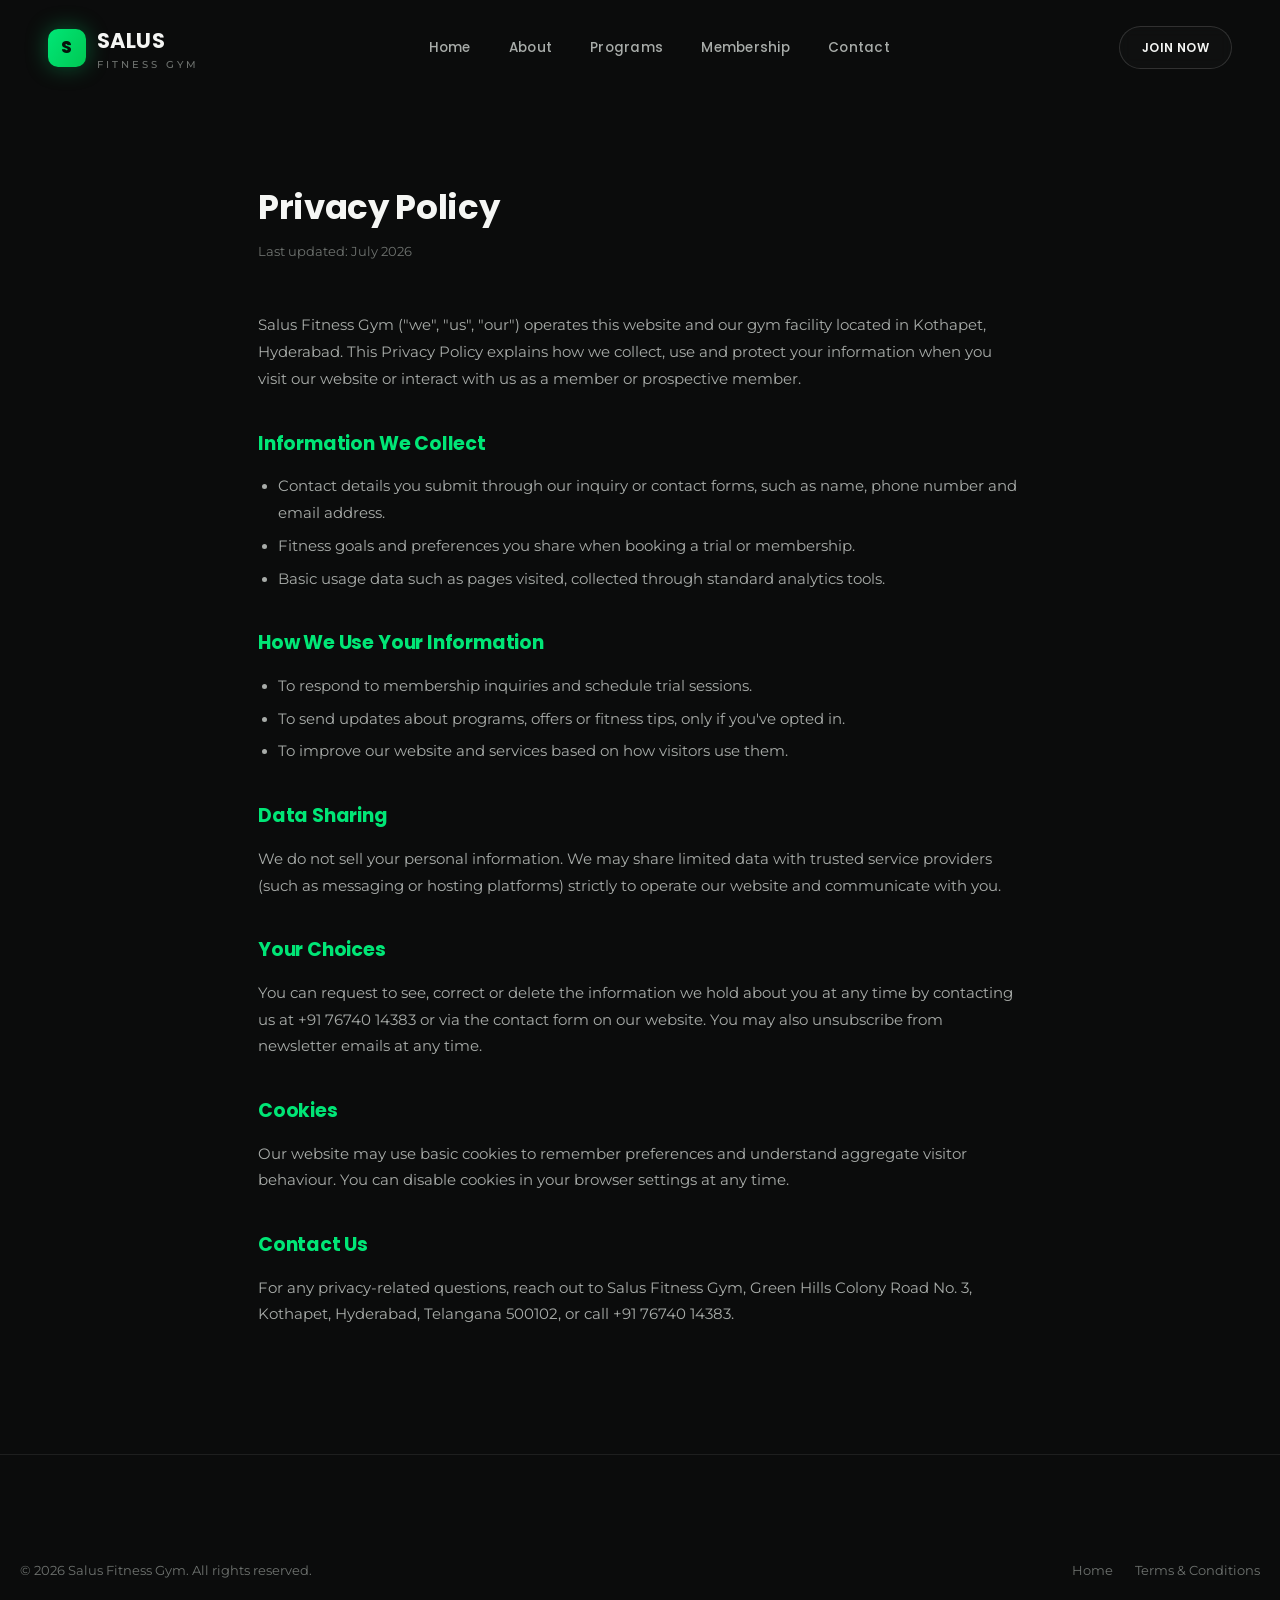
<file: privacy.html>
<!DOCTYPE html>
<html lang="en">
<head>
<meta charset="UTF-8">
<meta name="viewport" content="width=device-width, initial-scale=1.0">
<title>Privacy Policy | Salus Fitness Gym</title>
<meta name="description" content="Privacy Policy for Salus Fitness Gym, Kothapet, Hyderabad.">
<link rel="preconnect" href="https://fonts.googleapis.com">
<link href="https://fonts.googleapis.com/css2?family=Poppins:wght@400;500;600;700;800&family=Montserrat:wght@400;500;600;700&display=swap" rel="stylesheet">
<link rel="stylesheet" href="https://cdnjs.cloudflare.com/ajax/libs/font-awesome/6.5.1/css/all.min.css">
<link rel="stylesheet" href="styles.css">
</head>
<body>

<div id="scroll-progress"></div>

<header id="navbar" class="scrolled">
  <div class="wrap nav-inner">
    <a href="index.html#hero" class="logo"><span class="mark">S</span><span>SALUS<span class="sub">FITNESS GYM</span></span></a>
    <nav class="nav-links" id="nav-links">
      <a href="index.html#hero">Home</a>
      <a href="index.html#about">About</a>
      <a href="index.html#programs">Programs</a>
      <a href="index.html#membership">Membership</a>
      <a href="index.html#contact">Contact</a>
    </nav>
    <div class="nav-cta">
      <a href="index.html#membership" class="btn btn-ghost btn-sm"><span>Join Now</span></a>
      <button class="burger" id="burger" aria-label="Menu"><span></span><span></span><span></span></button>
    </div>
  </div>
</header>

<main>
<section class="legal-page">
  <div class="wrap" style="max-width:820px;">
    <h2>Privacy Policy</h2>
    <div class="updated">Last updated: July 2026</div>

    <p>Salus Fitness Gym ("we", "us", "our") operates this website and our gym facility located in Kothapet, Hyderabad. This Privacy Policy explains how we collect, use and protect your information when you visit our website or interact with us as a member or prospective member.</p>

    <h3>Information We Collect</h3>
    <ul>
      <li>Contact details you submit through our inquiry or contact forms, such as name, phone number and email address.</li>
      <li>Fitness goals and preferences you share when booking a trial or membership.</li>
      <li>Basic usage data such as pages visited, collected through standard analytics tools.</li>
    </ul>

    <h3>How We Use Your Information</h3>
    <ul>
      <li>To respond to membership inquiries and schedule trial sessions.</li>
      <li>To send updates about programs, offers or fitness tips, only if you've opted in.</li>
      <li>To improve our website and services based on how visitors use them.</li>
    </ul>

    <h3>Data Sharing</h3>
    <p>We do not sell your personal information. We may share limited data with trusted service providers (such as messaging or hosting platforms) strictly to operate our website and communicate with you.</p>

    <h3>Your Choices</h3>
    <p>You can request to see, correct or delete the information we hold about you at any time by contacting us at +91 76740 14383 or via the contact form on our website. You may also unsubscribe from newsletter emails at any time.</p>

    <h3>Cookies</h3>
    <p>Our website may use basic cookies to remember preferences and understand aggregate visitor behaviour. You can disable cookies in your browser settings at any time.</p>

    <h3>Contact Us</h3>
    <p>For any privacy-related questions, reach out to Salus Fitness Gym, Green Hills Colony Road No. 3, Kothapet, Hyderabad, Telangana 500102, or call +91 76740 14383.</p>
  </div>
</section>
</main>

<footer>
  <div class="wrap foot-bottom" style="border-top:none;">
    <p>© 2026 Salus Fitness Gym. All rights reserved.</p>
    <div class="legal">
      <a href="index.html#hero">Home</a>
      <a href="terms.html">Terms &amp; Conditions</a>
    </div>
  </div>
</footer>

<script src="script.js"></script>
</body>
</html>
</file>
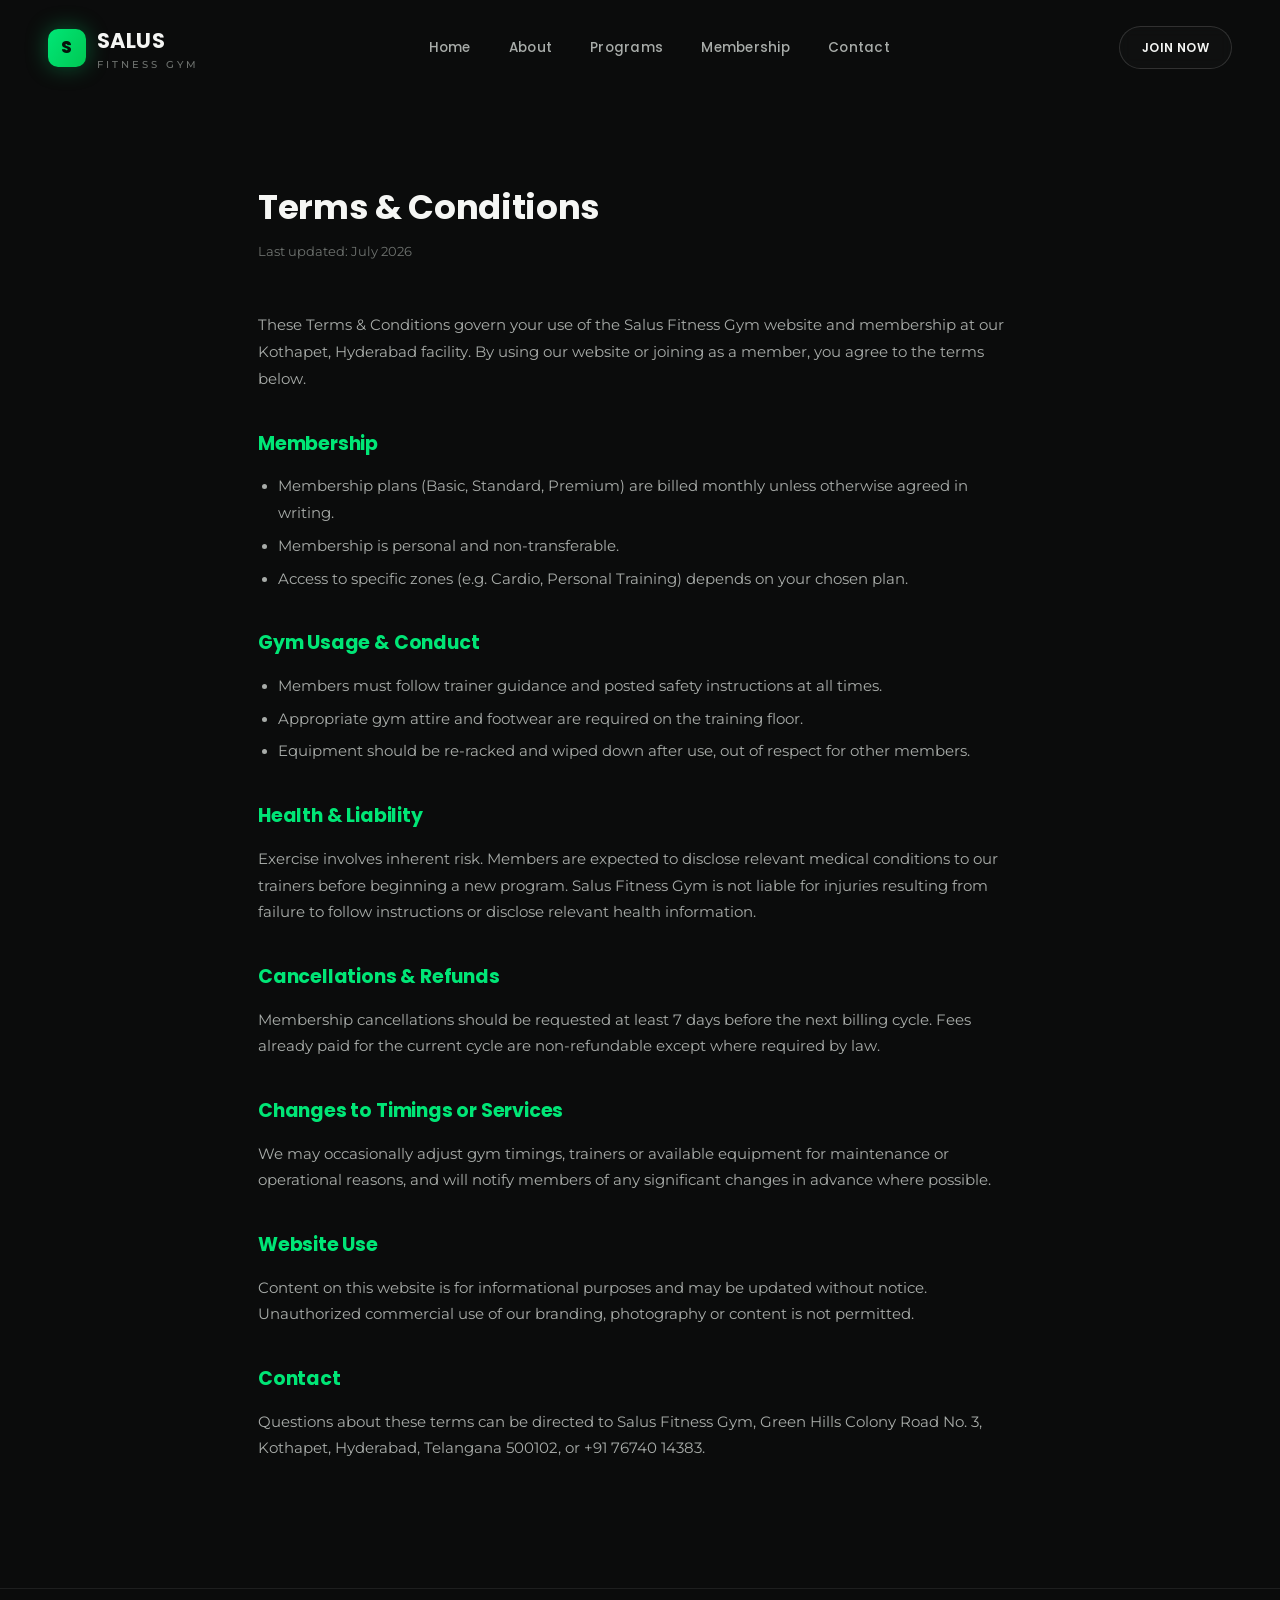
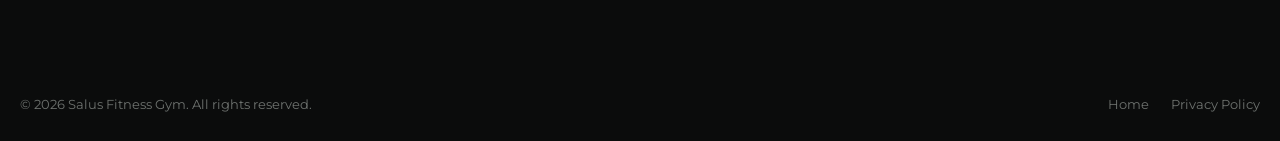
<file: terms.html>
<!DOCTYPE html>
<html lang="en">
<head>
<meta charset="UTF-8">
<meta name="viewport" content="width=device-width, initial-scale=1.0">
<title>Terms &amp; Conditions | Salus Fitness Gym</title>
<meta name="description" content="Terms and Conditions for Salus Fitness Gym, Kothapet, Hyderabad.">
<link rel="preconnect" href="https://fonts.googleapis.com">
<link href="https://fonts.googleapis.com/css2?family=Poppins:wght@400;500;600;700;800&family=Montserrat:wght@400;500;600;700&display=swap" rel="stylesheet">
<link rel="stylesheet" href="https://cdnjs.cloudflare.com/ajax/libs/font-awesome/6.5.1/css/all.min.css">
<link rel="stylesheet" href="styles.css">
</head>
<body>

<div id="scroll-progress"></div>

<header id="navbar" class="scrolled">
  <div class="wrap nav-inner">
    <a href="index.html#hero" class="logo"><span class="mark">S</span><span>SALUS<span class="sub">FITNESS GYM</span></span></a>
    <nav class="nav-links" id="nav-links">
      <a href="index.html#hero">Home</a>
      <a href="index.html#about">About</a>
      <a href="index.html#programs">Programs</a>
      <a href="index.html#membership">Membership</a>
      <a href="index.html#contact">Contact</a>
    </nav>
    <div class="nav-cta">
      <a href="index.html#membership" class="btn btn-ghost btn-sm"><span>Join Now</span></a>
      <button class="burger" id="burger" aria-label="Menu"><span></span><span></span><span></span></button>
    </div>
  </div>
</header>

<main>
<section class="legal-page">
  <div class="wrap" style="max-width:820px;">
    <h2>Terms &amp; Conditions</h2>
    <div class="updated">Last updated: July 2026</div>

    <p>These Terms &amp; Conditions govern your use of the Salus Fitness Gym website and membership at our Kothapet, Hyderabad facility. By using our website or joining as a member, you agree to the terms below.</p>

    <h3>Membership</h3>
    <ul>
      <li>Membership plans (Basic, Standard, Premium) are billed monthly unless otherwise agreed in writing.</li>
      <li>Membership is personal and non-transferable.</li>
      <li>Access to specific zones (e.g. Cardio, Personal Training) depends on your chosen plan.</li>
    </ul>

    <h3>Gym Usage &amp; Conduct</h3>
    <ul>
      <li>Members must follow trainer guidance and posted safety instructions at all times.</li>
      <li>Appropriate gym attire and footwear are required on the training floor.</li>
      <li>Equipment should be re-racked and wiped down after use, out of respect for other members.</li>
    </ul>

    <h3>Health &amp; Liability</h3>
    <p>Exercise involves inherent risk. Members are expected to disclose relevant medical conditions to our trainers before beginning a new program. Salus Fitness Gym is not liable for injuries resulting from failure to follow instructions or disclose relevant health information.</p>

    <h3>Cancellations &amp; Refunds</h3>
    <p>Membership cancellations should be requested at least 7 days before the next billing cycle. Fees already paid for the current cycle are non-refundable except where required by law.</p>

    <h3>Changes to Timings or Services</h3>
    <p>We may occasionally adjust gym timings, trainers or available equipment for maintenance or operational reasons, and will notify members of any significant changes in advance where possible.</p>

    <h3>Website Use</h3>
    <p>Content on this website is for informational purposes and may be updated without notice. Unauthorized commercial use of our branding, photography or content is not permitted.</p>

    <h3>Contact</h3>
    <p>Questions about these terms can be directed to Salus Fitness Gym, Green Hills Colony Road No. 3, Kothapet, Hyderabad, Telangana 500102, or +91 76740 14383.</p>
  </div>
</section>
</main>

<footer>
  <div class="wrap foot-bottom" style="border-top:none;">
    <p>© 2026 Salus Fitness Gym. All rights reserved.</p>
    <div class="legal">
      <a href="index.html#hero">Home</a>
      <a href="privacy.html">Privacy Policy</a>
    </div>
  </div>
</footer>

<script src="script.js"></script>
</body>
</html>
</file>
<file: styles.css>
/* ==========================================================================
   SALUS FITNESS GYM — Design tokens
   Palette: #0B0C0C void / #141515 surface / #1C1E1E card / #00E676 → #00C853 neon gradient
   Type: Poppins (display, tight/heavy) + Montserrat (body/UI)
   Signature: the "pulse scan" — a single neon beam that sweeps hero art & underlines
   active nav state; animated counters read like a heart-rate readout.
   ========================================================================== */

:root{
  --void:#0B0C0C;
  --surface:#141515;
  --card:#1C1E1E;
  --card-hover:#232626;
  --line: rgba(255,255,255,0.08);
  --line-strong: rgba(255,255,255,0.14);
  --ink:#F5F6F4;
  --ink-dim:#A8ACA9;
  --ink-faint:#6E726F;
  --neon:#00E676;
  --neon-deep:#00C853;
  --neon-soft: rgba(0,230,118,0.12);
  --grad: linear-gradient(120deg,#00E676 0%, #00C853 100%);
  --font-display:'Poppins', sans-serif;
  --font-body:'Montserrat', sans-serif;
  --ease:cubic-bezier(.16,.84,.44,1);
  --container: 1240px;
}

*{ box-sizing:border-box; margin:0; padding:0; }
html{ scroll-behavior:smooth; }
body{
  background:var(--void);
  color:var(--ink);
  font-family:var(--font-body);
  line-height:1.6;
  overflow-x:hidden;
  -webkit-font-smoothing:antialiased;
}
img{ max-width:100%; display:block; }
a{ color:inherit; text-decoration:none; }
ul{ list-style:none; }
button{ font-family:inherit; cursor:pointer; border:none; background:none; color:inherit; }
input, textarea, select{ font-family:inherit; }

::selection{ background:var(--neon); color:#0B0C0C; }

::-webkit-scrollbar{ width:9px; }
::-webkit-scrollbar-track{ background:var(--void); }
::-webkit-scrollbar-thumb{ background:#2b2d2d; border-radius:10px; }
::-webkit-scrollbar-thumb:hover{ background:var(--neon-deep); }

.wrap{ max-width:var(--container); margin:0 auto; padding:0 28px; }

@media (prefers-reduced-motion: reduce){
  *{ animation-duration:0.001ms !important; animation-iteration-count:1 !important; transition-duration:0.001ms !important; scroll-behavior:auto !important; }
}

/* ---------- Typography ---------- */
.eyebrow{
  font-family:var(--font-display);
  font-size:12.5px;
  font-weight:600;
  letter-spacing:.28em;
  text-transform:uppercase;
  color:var(--neon);
  display:flex;
  align-items:center;
  gap:10px;
  margin-bottom:18px;
}
.eyebrow::before{
  content:'';
  width:26px; height:1px;
  background:var(--neon);
}
h1,h2,h3,h4{ font-family:var(--font-display); font-weight:700; letter-spacing:-.01em; }
.section-title{
  font-size:clamp(30px,4vw,50px);
  font-weight:700;
  line-height:1.08;
  color:var(--ink);
}
.section-title em{
  font-style:normal;
  background:var(--grad);
  -webkit-background-clip:text;
  background-clip:text;
  -webkit-text-fill-color:transparent;
}
.section-sub{
  color:var(--ink-dim);
  font-size:16px;
  max-width:560px;
  margin-top:16px;
}
.section-head{ margin-bottom:56px; }
.section-head.center{ text-align:center; }
.section-head.center .section-sub{ margin-left:auto; margin-right:auto; }
.section-head.center .eyebrow{ justify-content:center; }
.section-head.center .eyebrow::before{ display:none; }

section{ position:relative; padding:120px 0; }
.tight{ padding:80px 0; }

/* ---------- Buttons ---------- */
.btn{
  display:inline-flex; align-items:center; justify-content:center; gap:10px;
  font-family:var(--font-display);
  font-weight:600; font-size:14px; letter-spacing:.03em; text-transform:uppercase;
  padding:17px 32px;
  border-radius:100px;
  transition:transform .45s var(--ease), box-shadow .45s var(--ease), background .3s;
  white-space:nowrap;
}
.btn-primary{
  background:var(--grad); color:#06140C;
  box-shadow:0 0 0 0 rgba(0,230,118,.5);
}
.btn-primary:hover{ transform:translateY(-3px); box-shadow:0 14px 40px -8px rgba(0,230,118,.55); }
.btn-ghost{
  border:1px solid var(--line-strong);
  color:var(--ink);
  background:rgba(255,255,255,0.02);
  backdrop-filter:blur(6px);
}
.btn-ghost:hover{ border-color:var(--neon); color:var(--neon); transform:translateY(-3px); }
.btn-sm{ padding:11px 22px; font-size:12px; }
.btn-block{ width:100%; }

/* ---------- Loader ---------- */
#loader{
  position:fixed; inset:0; z-index:9999;
  background:var(--void);
  display:flex; align-items:center; justify-content:center;
  flex-direction:column; gap:22px;
  transition:opacity .7s var(--ease), visibility .7s var(--ease);
}
#loader.done{ opacity:0; visibility:hidden; pointer-events:none; }
.loader-mark{
  font-family:var(--font-display); font-weight:700; font-size:15px;
  letter-spacing:.4em; color:var(--ink);
}
.loader-mark span{ color:var(--neon); }
.loader-bar{ width:220px; height:2px; background:var(--line); position:relative; overflow:hidden; border-radius:2px; }
.loader-bar::after{
  content:''; position:absolute; left:-40%; top:0; bottom:0; width:40%;
  background:var(--grad); border-radius:2px;
  animation:loaderRun 1.1s ease-in-out infinite;
}
@keyframes loaderRun{ 0%{left:-40%;} 100%{left:100%;} }

/* ---------- Scroll progress ---------- */
#scroll-progress{
  position:fixed; top:0; left:0; height:3px; width:0%;
  background:var(--grad); z-index:2000; box-shadow:0 0 12px rgba(0,230,118,.7);
  transition:width .08s linear;
}

/* ---------- Navbar ---------- */
#navbar{
  position:fixed; top:0; left:0; right:0; z-index:1000;
  padding:24px 0;
  transition:padding .4s var(--ease), background .4s var(--ease), border-color .4s var(--ease);
  border-bottom:1px solid transparent;
}
#navbar.scrolled{
  padding:14px 0;
  background:rgba(11,12,12,0.78);
  backdrop-filter:blur(16px) saturate(140%);
  border-bottom:1px solid var(--line);
}
.nav-inner{ display:flex; align-items:center; justify-content:space-between; gap:24px; }
.logo{ display:flex; align-items:center; gap:11px; font-family:var(--font-display); font-weight:700; font-size:21px; letter-spacing:.02em; }
.logo .mark{
  width:38px; height:38px; border-radius:10px;
  background:var(--grad);
  display:flex; align-items:center; justify-content:center;
  color:#06140C; font-weight:800; font-size:17px;
  box-shadow:0 0 22px rgba(0,230,118,.35);
}
.logo .sub{ display:block; font-family:var(--font-body); font-weight:500; font-size:9.5px; letter-spacing:.32em; color:var(--ink-faint); margin-top:-1px; }
.nav-links{ display:flex; align-items:center; gap:38px; }
.nav-links a{
  font-family:var(--font-display); font-size:13.5px; font-weight:500; letter-spacing:.02em;
  color:var(--ink-dim); position:relative; padding:6px 0; transition:color .3s;
}
.nav-links a::after{
  content:''; position:absolute; left:0; bottom:0; height:1.5px; width:0%;
  background:var(--grad); transition:width .35s var(--ease);
}
.nav-links a:hover, .nav-links a.active{ color:var(--ink); }
.nav-links a:hover::after, .nav-links a.active::after{ width:100%; }
.nav-cta{ display:flex; align-items:center; gap:16px; }
.icon-btn{
  width:40px; height:40px; border-radius:50%; display:flex; align-items:center; justify-content:center;
  border:1px solid var(--line-strong); color:var(--ink-dim); transition:all .3s;
}
.icon-btn:hover{ border-color:var(--neon); color:var(--neon); }
.burger{ display:none; width:26px; height:18px; position:relative; }
.burger span{ position:absolute; left:0; right:0; height:2px; background:var(--ink); border-radius:2px; transition:all .35s var(--ease); }
.burger span:nth-child(1){ top:0; }
.burger span:nth-child(2){ top:8px; }
.burger span:nth-child(3){ top:16px; }
.burger.open span:nth-child(1){ transform:translateY(8px) rotate(45deg); }
.burger.open span:nth-child(2){ opacity:0; }
.burger.open span:nth-child(3){ transform:translateY(-8px) rotate(-45deg); }

/* ---------- Hero ---------- */
#hero{
  position:relative; min-height:100vh; display:flex; align-items:center;
  padding-top:120px; overflow:hidden;
  background:var(--void);
}
.hero-bg{ position:absolute; inset:0; z-index:0; }
.hero-bg video, .hero-bg img{
  width:100%; height:100%; object-fit:cover; position:absolute; inset:0;
}
.hero-bg::before{
  content:''; position:absolute; inset:0;
  background:
    linear-gradient(180deg, rgba(11,12,12,.55) 0%, rgba(11,12,12,.75) 55%, var(--void) 100%),
    linear-gradient(90deg, rgba(11,12,12,.92) 0%, rgba(11,12,12,.35) 55%, rgba(11,12,12,.85) 100%);
  z-index:1;
}
.hero-scan{
  position:absolute; top:0; bottom:0; width:180px; z-index:2;
  background:linear-gradient(90deg, transparent, rgba(0,230,118,.16), transparent);
  animation:scanMove 7s ease-in-out infinite;
  mix-blend-mode:screen;
}
@keyframes scanMove{ 0%{ left:-20%; } 50%{ left:80%; } 100%{ left:-20%; } }
.hero-inner{ position:relative; z-index:3; width:100%; }
.hero-tag{
  display:inline-flex; align-items:center; gap:10px;
  border:1px solid var(--line-strong); border-radius:100px; padding:8px 18px 8px 8px;
  font-family:var(--font-display); font-size:12px; font-weight:600; letter-spacing:.08em; text-transform:uppercase;
  color:var(--ink-dim); background:rgba(255,255,255,.03); backdrop-filter:blur(8px);
  margin-bottom:30px;
}
.hero-tag .dot-pill{
  background:var(--grad); color:#06140C; border-radius:100px; padding:4px 10px; font-size:11px;
}
.hero-inner h1{
  font-size:clamp(40px, 7.4vw, 92px);
  line-height:.98; letter-spacing:-.02em;
  max-width:900px;
}
.hero-inner h1 .line2{ background:var(--grad); -webkit-background-clip:text; background-clip:text; -webkit-text-fill-color:transparent; }
.hero-inner p{ font-size:18px; color:var(--ink-dim); max-width:480px; margin-top:26px; }
.hero-actions{ display:flex; gap:18px; margin-top:44px; flex-wrap:wrap; }
.hero-meta{
  margin-top:76px; display:flex; gap:50px; flex-wrap:wrap;
  border-top:1px solid var(--line); padding-top:28px; max-width:720px;
}
.hero-meta .m-num{ font-family:var(--font-display); font-weight:700; font-size:30px; color:var(--ink); display:flex; align-items:baseline; gap:2px;}
.hero-meta .m-num span{ color:var(--neon); }
.hero-meta .m-label{ font-size:12px; color:var(--ink-faint); text-transform:uppercase; letter-spacing:.08em; margin-top:4px; }
.scroll-cue{
  position:absolute; bottom:34px; left:50%; transform:translateX(-50%); z-index:3;
  display:flex; flex-direction:column; align-items:center; gap:10px;
  color:var(--ink-faint); font-size:10px; letter-spacing:.28em; text-transform:uppercase;
}
.scroll-cue .line{ width:1px; height:42px; background:linear-gradient(var(--neon), transparent); animation:cueMove 1.8s ease-in-out infinite; }
@keyframes cueMove{ 0%{ opacity:0; transform:scaleY(.3); transform-origin:top; } 50%{opacity:1; transform:scaleY(1); transform-origin:top;} 100%{ opacity:0; transform:scaleY(.3); transform-origin:bottom; } }

/* ---------- Reveal ---------- */
[data-reveal]{ opacity:0; transform:translateY(34px); transition:opacity .9s var(--ease), transform .9s var(--ease); }
[data-reveal].in{ opacity:1; transform:translateY(0); }
[data-reveal="scale"]{ transform:scale(.92); }
[data-reveal="scale"].in{ transform:scale(1); }
[data-reveal-delay="1"]{ transition-delay:.1s; }
[data-reveal-delay="2"]{ transition-delay:.2s; }
[data-reveal-delay="3"]{ transition-delay:.3s; }
[data-reveal-delay="4"]{ transition-delay:.4s; }

/* ---------- About ---------- */
#about{ background:var(--surface); }
.about-grid{ display:grid; grid-template-columns:0.9fr 1.1fr; gap:70px; align-items:center; }
.about-media{ position:relative; border-radius:20px; overflow:hidden; aspect-ratio:4/5; }
.about-media img{ width:100%; height:100%; object-fit:cover; transition:transform 1.1s var(--ease); }
.about-media:hover img{ transform:scale(1.07); }
.about-badge{
  position:absolute; bottom:22px; left:22px; right:22px;
  background:rgba(11,12,12,.62); backdrop-filter:blur(14px);
  border:1px solid var(--line-strong); border-radius:14px; padding:18px 20px;
  display:flex; align-items:center; gap:14px;
}
.about-badge .rating{ font-family:var(--font-display); font-weight:700; font-size:26px; color:var(--neon); }
.about-badge .stars{ color:var(--neon); font-size:13px; letter-spacing:2px; }
.about-badge .rtext{ font-size:11.5px; color:var(--ink-dim); }
.feature-list{ display:grid; grid-template-columns:1fr 1fr; gap:14px; margin-top:38px; }
.feature-item{
  display:flex; align-items:flex-start; gap:12px;
  border:1px solid var(--line); border-radius:14px; padding:16px 16px;
  background:rgba(255,255,255,.015); transition:border-color .3s, background .3s, transform .3s;
}
.feature-item:hover{ border-color:var(--neon); background:var(--neon-soft); transform:translateY(-3px); }
.feature-item i{ color:var(--neon); font-size:17px; margin-top:2px; }
.feature-item span{ font-size:13.5px; font-weight:500; color:var(--ink); }

/* ---------- Stats ---------- */
#stats{
  padding:90px 0;
  background:var(--void);
  border-top:1px solid var(--line); border-bottom:1px solid var(--line);
}
.stats-grid{ display:grid; grid-template-columns:repeat(4,1fr); gap:20px; text-align:center; }
.stat-num{
  font-family:var(--font-display); font-weight:700; font-size:clamp(36px,5vw,58px);
  background:var(--grad); -webkit-background-clip:text; background-clip:text; -webkit-text-fill-color:transparent;
  line-height:1;
}
.stat-label{ margin-top:12px; color:var(--ink-dim); font-size:13px; letter-spacing:.06em; text-transform:uppercase; }
.stats-grid .div{ border-left:1px solid var(--line); }

/* ---------- Cards (glass / tilt) ---------- */
.card-grid{ display:grid; grid-template-columns:repeat(3,1fr); gap:26px; }
.p-card{
  position:relative; border-radius:20px; overflow:hidden; background:var(--card);
  border:1px solid var(--line); transition:border-color .4s, transform .1s;
  transform-style:preserve-3d; perspective:800px;
}
.p-card:hover{ border-color:var(--line-strong); }
.p-card .p-media{ position:relative; aspect-ratio:5/4; overflow:hidden; }
.p-card .p-media img{ width:100%; height:100%; object-fit:cover; transition:transform .9s var(--ease); }
.p-card:hover .p-media img{ transform:scale(1.1); }
.p-card .p-media::after{ content:''; position:absolute; inset:0; background:linear-gradient(180deg, transparent 40%, rgba(11,12,12,.9) 100%); }
.p-card .p-num{
  position:absolute; top:16px; left:16px; z-index:2;
  font-family:var(--font-display); font-weight:700; font-size:12px; color:var(--neon);
  border:1px solid rgba(0,230,118,.4); background:rgba(11,12,12,.5); backdrop-filter:blur(6px);
  padding:5px 10px; border-radius:100px; letter-spacing:.05em;
}
.p-card .p-body{ padding:22px 22px 26px; }
.p-card h3{ font-size:19px; margin-bottom:8px; }
.p-card p{ font-size:13.5px; color:var(--ink-dim); margin-bottom:18px; }
.p-card .p-link{
  display:inline-flex; align-items:center; gap:8px; font-family:var(--font-display);
  font-weight:600; font-size:12.5px; letter-spacing:.05em; text-transform:uppercase; color:var(--ink);
  transition:gap .3s, color .3s;
}
.p-card .p-link:hover{ color:var(--neon); gap:12px; }

/* ---------- Membership ---------- */
#membership{ background:var(--surface); }
.plan-grid{ display:grid; grid-template-columns:repeat(3,1fr); gap:26px; align-items:stretch; }
.plan-card{
  border:1px solid var(--line); border-radius:22px; padding:38px 32px;
  background:var(--card); display:flex; flex-direction:column; position:relative; transition:transform .45s var(--ease), border-color .3s;
}
.plan-card:hover{ transform:translateY(-8px); }
.plan-card.feat{
  background:linear-gradient(180deg, rgba(0,230,118,.09), var(--card) 40%);
  border-color:rgba(0,230,118,.5);
  box-shadow:0 30px 60px -20px rgba(0,230,118,.25);
}
.plan-tag{ position:absolute; top:-13px; right:32px; background:var(--grad); color:#06140C; font-family:var(--font-display); font-weight:700; font-size:11px; letter-spacing:.06em; text-transform:uppercase; padding:6px 14px; border-radius:100px; }
.plan-name{ font-size:13px; letter-spacing:.14em; text-transform:uppercase; color:var(--ink-dim); font-family:var(--font-display); font-weight:600; }
.plan-price{ display:flex; align-items:baseline; gap:6px; margin-top:16px; margin-bottom:6px; }
.plan-price .amt{ font-family:var(--font-display); font-weight:700; font-size:46px; }
.plan-price .per{ color:var(--ink-faint); font-size:13px; }
.plan-desc{ font-size:13px; color:var(--ink-dim); margin-bottom:26px; }
.plan-feats{ display:flex; flex-direction:column; gap:13px; margin-bottom:32px; flex-grow:1; }
.plan-feats li{ display:flex; align-items:center; gap:11px; font-size:13.5px; color:var(--ink); }
.plan-feats li i{ color:var(--neon); font-size:13px; }
.plan-feats li.off{ color:var(--ink-faint); }
.plan-feats li.off i{ color:var(--ink-faint); }

/* ---------- Trainers ---------- */
.trainer-grid{ display:grid; grid-template-columns:repeat(4,1fr); gap:24px; }
.t-card{ border-radius:18px; overflow:hidden; background:var(--card); border:1px solid var(--line); }
.t-media{ position:relative; aspect-ratio:3/3.6; overflow:hidden; }
.t-media img{ width:100%; height:100%; object-fit:cover; filter:grayscale(45%) contrast(1.05); transition:filter .5s, transform .8s var(--ease); }
.t-card:hover .t-media img{ filter:grayscale(0%); transform:scale(1.06); }
.t-social{ position:absolute; bottom:14px; left:14px; display:flex; gap:8px; opacity:0; transform:translateY(8px); transition:all .4s var(--ease); }
.t-card:hover .t-social{ opacity:1; transform:translateY(0); }
.t-social a{ width:33px; height:33px; border-radius:50%; background:rgba(11,12,12,.7); backdrop-filter:blur(6px); display:flex; align-items:center; justify-content:center; font-size:13px; border:1px solid var(--line-strong); }
.t-social a:hover{ background:var(--neon); color:#06140C; }
.t-body{ padding:18px 18px 22px; }
.t-body h3{ font-size:16.5px; }
.t-body .spec{ color:var(--neon); font-size:12px; margin-top:3px; font-weight:600; }
.t-body .exp{ color:var(--ink-faint); font-size:12px; margin-top:8px; }

/* ---------- Transformation ---------- */
#transform{ background:var(--surface); }
.ba-slider{ position:relative; border-radius:20px; overflow:hidden; aspect-ratio:16/10; cursor:ew-resize; border:1px solid var(--line); }
.ba-slider img{ position:absolute; inset:0; width:100%; height:100%; object-fit:cover; }
.ba-after{ clip-path:inset(0 0 0 50%); }
.ba-handle{ position:absolute; top:0; bottom:0; left:50%; width:3px; background:var(--neon); box-shadow:0 0 16px rgba(0,230,118,.7); transform:translateX(-50%); }
.ba-handle::after{ content:'\f337'; font-family:'Font Awesome 6 Free'; font-weight:900; position:absolute; top:50%; left:50%; transform:translate(-50%,-50%); width:44px; height:44px; background:var(--grad); border-radius:50%; display:flex; align-items:center; justify-content:center; color:#06140C; }
.ba-label{ position:absolute; top:16px; font-family:var(--font-display); font-size:11px; font-weight:700; letter-spacing:.1em; text-transform:uppercase; background:rgba(11,12,12,.6); backdrop-filter:blur(6px); padding:6px 12px; border-radius:100px; }
.ba-label.before{ left:16px; }
.ba-label.after{ right:16px; }
.transform-grid{ display:grid; grid-template-columns:repeat(3,1fr); gap:28px; }

/* ---------- Gallery ---------- */
.masonry{ column-count:4; column-gap:18px; }
.masonry .g-item{ break-inside:avoid; margin-bottom:18px; border-radius:16px; overflow:hidden; position:relative; cursor:pointer; }
.masonry .g-item img{ width:100%; display:block; transition:transform .7s var(--ease); }
.masonry .g-item:hover img{ transform:scale(1.08); }
.g-overlay{ position:absolute; inset:0; background:linear-gradient(180deg, transparent 50%, rgba(11,12,12,.9)); opacity:0; transition:opacity .4s; display:flex; align-items:flex-end; padding:16px; }
.g-item:hover .g-overlay{ opacity:1; }
.g-overlay span{ font-family:var(--font-display); font-weight:600; font-size:12.5px; letter-spacing:.05em; text-transform:uppercase; }
.g-filters{ display:flex; gap:10px; flex-wrap:wrap; margin-bottom:36px; }
.g-filter{ padding:9px 20px; border-radius:100px; border:1px solid var(--line-strong); font-family:var(--font-display); font-size:12px; font-weight:600; letter-spacing:.04em; text-transform:uppercase; color:var(--ink-dim); transition:all .3s; }
.g-filter.active, .g-filter:hover{ background:var(--grad); color:#06140C; border-color:transparent; }

#lightbox{ position:fixed; inset:0; background:rgba(6,7,7,.94); backdrop-filter:blur(10px); z-index:3000; display:none; align-items:center; justify-content:center; padding:40px; }
#lightbox.open{ display:flex; }
#lightbox img{ max-width:90vw; max-height:85vh; border-radius:12px; box-shadow:0 30px 90px rgba(0,0,0,.6); }
#lightbox .lb-close{ position:absolute; top:28px; right:32px; font-size:26px; color:var(--ink); }

/* ---------- Testimonials ---------- */
#testimonials{ background:var(--surface); }
.t-slider{ overflow:hidden; }
.t-track{ display:flex; transition:transform .6s var(--ease); }
.t-slide{ min-width:100%; padding:0 6px; }
@media(min-width:900px){ .t-slide{ min-width:33.333%; } }
.rev-card{ background:var(--card); border:1px solid var(--line); border-radius:20px; padding:34px 30px; height:100%; }
.rev-stars{ color:var(--neon); font-size:13px; letter-spacing:2px; margin-bottom:18px; }
.rev-quote{ font-size:15px; color:var(--ink); line-height:1.7; min-height:96px; }
.rev-foot{ display:flex; align-items:center; gap:12px; margin-top:24px; padding-top:20px; border-top:1px solid var(--line); }
.rev-avatar{ width:42px; height:42px; border-radius:50%; background:var(--grad); display:flex; align-items:center; justify-content:center; font-family:var(--font-display); font-weight:700; color:#06140C; font-size:15px; }
.rev-name{ font-size:13.5px; font-weight:600; }
.rev-loc{ font-size:11.5px; color:var(--ink-faint); }
.t-nav{ display:flex; justify-content:center; gap:12px; margin-top:40px; }
.t-nav button{ width:44px; height:44px; border-radius:50%; border:1px solid var(--line-strong); display:flex; align-items:center; justify-content:center; transition:all .3s; }
.t-nav button:hover{ background:var(--neon); color:#06140C; border-color:transparent; }

/* ---------- Google review banner ---------- */
.g-banner{
  border:1px solid var(--line); border-radius:22px; padding:40px;
  background:radial-gradient(circle at top left, rgba(0,230,118,.09), transparent 60%), var(--card);
  display:flex; align-items:center; justify-content:space-between; gap:30px; flex-wrap:wrap;
}
.g-banner .g-left{ display:flex; align-items:center; gap:22px; }
.g-banner .g-score{ font-family:var(--font-display); font-weight:700; font-size:52px; color:var(--neon); }
.g-banner .stars{ color:var(--neon); font-size:16px; letter-spacing:3px; }
.g-banner .g-count{ color:var(--ink-dim); font-size:13px; margin-top:4px; }

/* ---------- Timings ---------- */
.timing-grid{ display:grid; grid-template-columns:repeat(3,1fr); gap:22px; }
.timing-card{ border:1px solid var(--line); border-radius:18px; padding:30px; text-align:center; background:var(--card); }
.timing-card i{ font-size:26px; color:var(--neon); margin-bottom:16px; }
.timing-card h3{ font-size:15px; text-transform:uppercase; letter-spacing:.08em; margin-bottom:10px; }
.timing-card .t-range{ font-family:var(--font-display); font-weight:700; font-size:22px; }
.timing-card .t-note{ font-size:12px; color:var(--ink-faint); margin-top:8px; }

/* ---------- Calculators (BMI / Calorie) ---------- */
#calculators{ background:var(--surface); }
.calc-tabs{ display:flex; gap:10px; margin-bottom:34px; }
.calc-tab{ padding:11px 22px; border-radius:100px; border:1px solid var(--line-strong); font-family:var(--font-display); font-weight:600; font-size:12.5px; letter-spacing:.05em; text-transform:uppercase; color:var(--ink-dim); }
.calc-tab.active{ background:var(--grad); color:#06140C; border-color:transparent; }
.calc-panel{ display:none; }
.calc-panel.active{ display:grid; grid-template-columns:1fr 1fr; gap:40px; align-items:center; }
.calc-card{ background:var(--card); border:1px solid var(--line); border-radius:22px; padding:36px; }
.field{ margin-bottom:20px; }
.field label{ display:block; font-size:12px; text-transform:uppercase; letter-spacing:.08em; color:var(--ink-dim); margin-bottom:9px; font-family:var(--font-display); font-weight:600; }
.field input, .field select{
  width:100%; padding:14px 16px; border-radius:10px; border:1px solid var(--line-strong);
  background:var(--surface); color:var(--ink); font-size:14px; outline:none; transition:border-color .3s;
}
.field input:focus, .field select:focus{ border-color:var(--neon); }
.field-row{ display:grid; grid-template-columns:1fr 1fr; gap:16px; }
.calc-result{ text-align:center; padding:44px 30px; border:1px dashed var(--line-strong); border-radius:18px; }
.calc-result .r-num{ font-family:var(--font-display); font-weight:700; font-size:56px; background:var(--grad); -webkit-background-clip:text; background-clip:text; -webkit-text-fill-color:transparent; }
.calc-result .r-tag{ margin-top:10px; font-size:13px; color:var(--ink-dim); letter-spacing:.04em; text-transform:uppercase; }
.calc-result .r-note{ margin-top:20px; font-size:12.5px; color:var(--ink-faint); line-height:1.6; }

/* Workout timer */
.timer-display{ font-family:var(--font-display); font-weight:700; font-size:74px; text-align:center; letter-spacing:.02em; }
.timer-controls{ display:flex; gap:12px; justify-content:center; margin-top:26px; flex-wrap:wrap; }

/* ---------- FAQ ---------- */
.faq-item{ border-bottom:1px solid var(--line); padding:26px 0; cursor:pointer; }
.faq-q{ display:flex; align-items:center; justify-content:space-between; gap:20px; font-family:var(--font-display); font-weight:600; font-size:16.5px; }
.faq-q i{ color:var(--neon); transition:transform .35s var(--ease); flex-shrink:0; }
.faq-item.open .faq-q i{ transform:rotate(135deg); }
.faq-a{ max-height:0; overflow:hidden; transition:max-height .4s var(--ease), opacity .4s; opacity:0; }
.faq-item.open .faq-a{ max-height:200px; opacity:1; margin-top:16px; }
.faq-a p{ color:var(--ink-dim); font-size:14px; line-height:1.7; max-width:640px; }

/* ---------- Blog ---------- */
.blog-grid{ display:grid; grid-template-columns:repeat(3,1fr); gap:26px; }
.b-card{ background:var(--card); border:1px solid var(--line); border-radius:20px; overflow:hidden; transition:transform .4s var(--ease); }
.b-card:hover{ transform:translateY(-6px); }
.b-media{ aspect-ratio:16/10; overflow:hidden; }
.b-media img{ width:100%; height:100%; object-fit:cover; transition:transform .7s var(--ease); }
.b-card:hover .b-media img{ transform:scale(1.08); }
.b-body{ padding:24px; }
.b-cat{ color:var(--neon); font-size:11px; font-weight:700; letter-spacing:.1em; text-transform:uppercase; }
.b-body h3{ font-size:17.5px; margin-top:10px; margin-bottom:12px; line-height:1.35; }
.b-body p{ font-size:13.5px; color:var(--ink-dim); }
.b-meta{ display:flex; align-items:center; gap:8px; margin-top:18px; font-size:11.5px; color:var(--ink-faint); }

/* ---------- Newsletter ---------- */
.newsletter{ border:1px solid var(--line); border-radius:24px; padding:56px; text-align:center; background:radial-gradient(circle at center, rgba(0,230,118,.08), transparent 65%), var(--card); }
.nl-form{ display:flex; gap:12px; max-width:460px; margin:28px auto 0; }
.nl-form input{ flex:1; padding:15px 20px; border-radius:100px; border:1px solid var(--line-strong); background:var(--surface); color:var(--ink); outline:none; }
.nl-form input:focus{ border-color:var(--neon); }

/* ---------- Contact ---------- */
#contact{ background:var(--surface); }
.contact-grid{ display:grid; grid-template-columns:0.9fr 1.1fr; gap:50px; }
.contact-info{ display:flex; flex-direction:column; gap:18px; }
.info-card{ display:flex; gap:16px; padding:22px; border:1px solid var(--line); border-radius:16px; background:var(--card); align-items:flex-start; }
.info-card i{ width:42px; height:42px; border-radius:12px; background:var(--neon-soft); color:var(--neon); display:flex; align-items:center; justify-content:center; font-size:16px; flex-shrink:0; }
.info-card h4{ font-size:14px; margin-bottom:5px; }
.info-card p{ font-size:13px; color:var(--ink-dim); line-height:1.6; }
.info-card a{ font-size:13px; color:var(--ink-dim); }
.contact-cta-row{ display:flex; gap:12px; margin-top:6px; flex-wrap:wrap; }
.map-embed{ border-radius:16px; overflow:hidden; border:1px solid var(--line); margin-top:6px; }
.map-embed iframe{ width:100%; height:220px; border:0; filter:grayscale(0.4) invert(0.92) contrast(0.9); }

.contact-form{ background:var(--card); border:1px solid var(--line); border-radius:22px; padding:38px; }
.form-row{ display:grid; grid-template-columns:1fr 1fr; gap:18px; }
.err{ color:#ff6b6b; font-size:11.5px; margin-top:6px; display:none; }
.field.invalid input, .field.invalid textarea, .field.invalid select{ border-color:#ff6b6b; }
.field.invalid .err{ display:block; }
.form-success{ display:none; text-align:center; padding:30px 0; }
.form-success.show{ display:block; }
.form-success i{ font-size:44px; color:var(--neon); margin-bottom:16px; }

/* ---------- Footer ---------- */
footer{ background:var(--void); border-top:1px solid var(--line); padding:80px 0 0; }
.foot-grid{ display:grid; grid-template-columns:1.5fr 1fr 1fr 1.2fr; gap:40px; padding-bottom:60px; }
.foot-brand p{ color:var(--ink-dim); font-size:13.5px; margin-top:16px; max-width:280px; line-height:1.7; }
.foot-social{ display:flex; gap:10px; margin-top:24px; }
.foot-social a{ width:38px; height:38px; border-radius:50%; border:1px solid var(--line-strong); display:flex; align-items:center; justify-content:center; transition:all .3s; }
.foot-social a:hover{ background:var(--neon); color:#06140C; border-color:transparent; }
.foot-head{ font-family:var(--font-display); font-size:13px; letter-spacing:.1em; text-transform:uppercase; color:var(--ink); margin-bottom:22px; }
.foot-links{ display:flex; flex-direction:column; gap:13px; }
.foot-links a{ font-size:13.5px; color:var(--ink-dim); transition:color .3s, padding-left .3s; }
.foot-links a:hover{ color:var(--neon); padding-left:4px; }
.foot-bottom{ border-top:1px solid var(--line); padding:26px 0; display:flex; align-items:center; justify-content:space-between; flex-wrap:wrap; gap:12px; }
.foot-bottom p{ font-size:12.5px; color:var(--ink-faint); }
.foot-bottom .legal{ display:flex; gap:22px; }
.foot-bottom .legal a{ font-size:12.5px; color:var(--ink-faint); }
.foot-bottom .legal a:hover{ color:var(--neon); }

/* ---------- Floating buttons ---------- */
.float-stack{ position:fixed; right:26px; bottom:26px; z-index:900; display:flex; flex-direction:column; gap:14px; align-items:center; }
.fab{
  width:54px; height:54px; border-radius:50%; display:flex; align-items:center; justify-content:center;
  font-size:20px; box-shadow:0 10px 30px -8px rgba(0,0,0,.6); transition:transform .35s var(--ease);
}
.fab:hover{ transform:scale(1.1) translateY(-2px); }
.fab-whatsapp{ background:#25D366; color:#06140C; }
.fab-call{ background:var(--grad); color:#06140C; }
.fab-top{ background:var(--card); border:1px solid var(--line-strong); color:var(--ink); width:44px; height:44px; font-size:15px; opacity:0; pointer-events:none; transform:translateY(10px); }
.fab-top.show{ opacity:1; pointer-events:auto; transform:translateY(0); }

/* ---------- Simple pages (Privacy/Terms) ---------- */
.legal-page{ padding:180px 0 120px; }
.legal-page h2{ font-size:34px; margin-bottom:8px; }
.legal-page .updated{ color:var(--ink-faint); font-size:12.5px; margin-bottom:50px; }
.legal-page h3{ font-size:19px; margin:36px 0 14px; color:var(--neon); }
.legal-page p, .legal-page li{ color:var(--ink-dim); font-size:14.5px; line-height:1.85; margin-bottom:6px; }
.legal-page ul{ padding-left:20px; list-style:disc; margin-bottom:16px; }

/* ---------- Cursor glow (desktop only) ---------- */
#cursor-glow{
  position:fixed; width:420px; height:420px; border-radius:50%; pointer-events:none; z-index:1;
  background:radial-gradient(circle, rgba(0,230,118,.06), transparent 70%);
  transform:translate(-50%,-50%); left:0; top:0; transition:opacity .3s;
}

/* ---------- Light mode (toggle) ---------- */
body.light-mode{
  --void:#F7F8F6;
  --surface:#FFFFFF;
  --card:#F1F3F0;
  --card-hover:#E9ECE8;
  --line: rgba(11,12,12,0.08);
  --line-strong: rgba(11,12,12,0.14);
  --ink:#0B0C0C;
  --ink-dim:#4B4F4C;
  --ink-faint:#8A8E8B;
}
body.light-mode .hero-bg::before{
  background:
    linear-gradient(180deg, rgba(11,12,12,.45) 0%, rgba(11,12,12,.65) 55%, var(--void) 100%),
    linear-gradient(90deg, rgba(11,12,12,.85) 0%, rgba(11,12,12,.3) 55%, rgba(11,12,12,.75) 100%);
}
body.light-mode .map-embed iframe{ filter:none; }
body.light-mode #cursor-glow{ background:radial-gradient(circle, rgba(0,200,83,.08), transparent 70%); }

/* ---------- Responsive ---------- */
@media (max-width:1080px){
  .about-grid{ grid-template-columns:1fr; }
  .card-grid, .plan-grid, .transform-grid, .blog-grid{ grid-template-columns:repeat(2,1fr); }
  .trainer-grid{ grid-template-columns:repeat(2,1fr); }
  .masonry{ column-count:3; }
  .contact-grid{ grid-template-columns:1fr; }
  .foot-grid{ grid-template-columns:1fr 1fr; }
  .stats-grid{ grid-template-columns:repeat(2,1fr); row-gap:36px; }
  .stats-grid .div{ border-left:none; }
}
@media (max-width:860px){
  .nav-links{
    position:fixed; top:0; right:0; height:100vh; width:78%; max-width:340px;
    background:rgba(11,12,12,.98); backdrop-filter:blur(20px);
    flex-direction:column; justify-content:center; align-items:flex-start; gap:28px;
    padding:40px; transform:translateX(100%); transition:transform .5s var(--ease);
    border-left:1px solid var(--line);
  }
  .nav-links.open{ transform:translateX(0); }
  .nav-links a{ font-size:18px; }
  .nav-cta .btn-ghost span{ display:none; }
  .burger{ display:block; }
  .calc-panel.active{ grid-template-columns:1fr; }
  .masonry{ column-count:2; }
}
@media (max-width:640px){
  section{ padding:80px 0; }
  .card-grid, .plan-grid, .transform-grid, .blog-grid, .trainer-grid{ grid-template-columns:1fr; }
  .form-row, .field-row{ grid-template-columns:1fr; }
  .foot-grid{ grid-template-columns:1fr; gap:36px; }
  .hero-meta{ gap:30px; }
  .g-banner{ flex-direction:column; align-items:flex-start; }
  .masonry{ column-count:1; }
  .about-badge{ position:static; margin-top:14px; }
}
</file>
